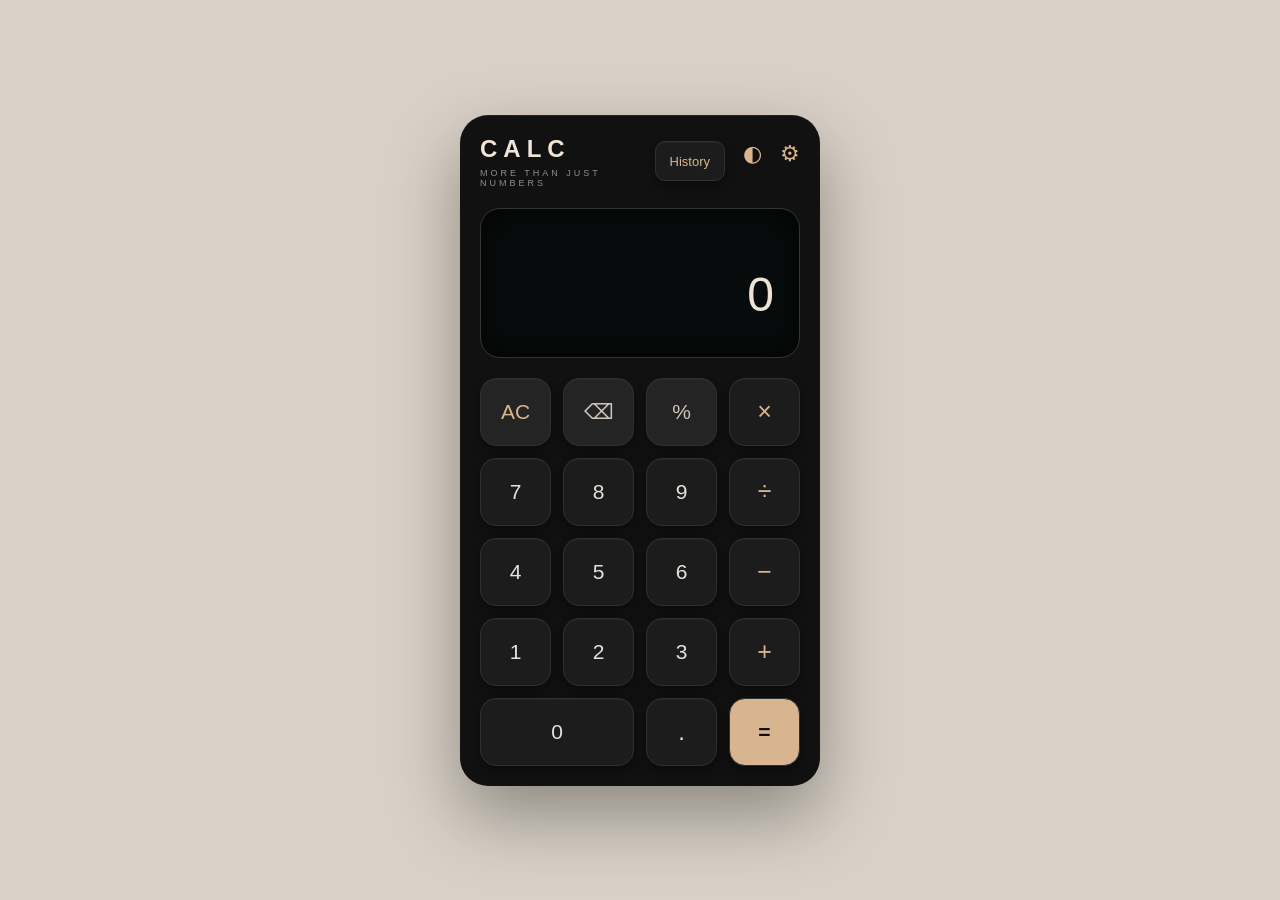
<file: OIBSIP internship/OIBSIP-Level2-Calculator/index.html>
<!DOCTYPE html>
<html lang="en">
<head>
    <meta charset="UTF-8">
    <meta name="viewport" content="width=device-width, initial-scale=1.0">
    <title>Modern Calculator</title>
    <link rel="stylesheet" href="style.css">
</head>
<body>

    <main class="calculator">

        <header class="calculator-header">
            <div>
                <h1>CALC</h1>
                <p>MORE THAN JUST NUMBERS</p>
            </div>

            <div class="header-icons">
    <button id="historyButton" class="history-button">History</button>
    <span>◐</span>
    <span>⚙</span>
</div>
        </header>

        <section class="display-area">
            <div id="expression"></div>
            <input type="text" id="display" value="0" readonly>
        </section>

        <div class="calculator-content">

            <section class="keypad">

                <button class="function clear" id="clear">AC</button>
                <button class="function" id="backspace">⌫</button>
                <button class="function" id="percentage">%</button>
                <button class="operator" data-operator="*">×</button>

                <button class="number">7</button>
                <button class="number">8</button>
                <button class="number">9</button>
                <button class="operator" data-operator="/">÷</button>

                <button class="number">4</button>
                <button class="number">5</button>
                <button class="number">6</button>
                <button class="operator" data-operator="-">−</button>

                <button class="number">1</button>
                <button class="number">2</button>
                <button class="number">3</button>
                <button class="operator" data-operator="+">+</button>

                <button class="number zero">0</button>
                <button id="decimal">.</button>
                <button id="equals">=</button>

            </section>

            <aside class="history-panel">
                <div class="history-header">
                    <h2>History</h2>
                    <button id="clearHistory">♧</button>
                </div>

                <div id="historyList">
                    <p class="empty-history">No calculations yet</p>
                </div>
            </aside>

        </div>

    </main>

    <script src="script.js"></script>
</body>
</html>
</file>
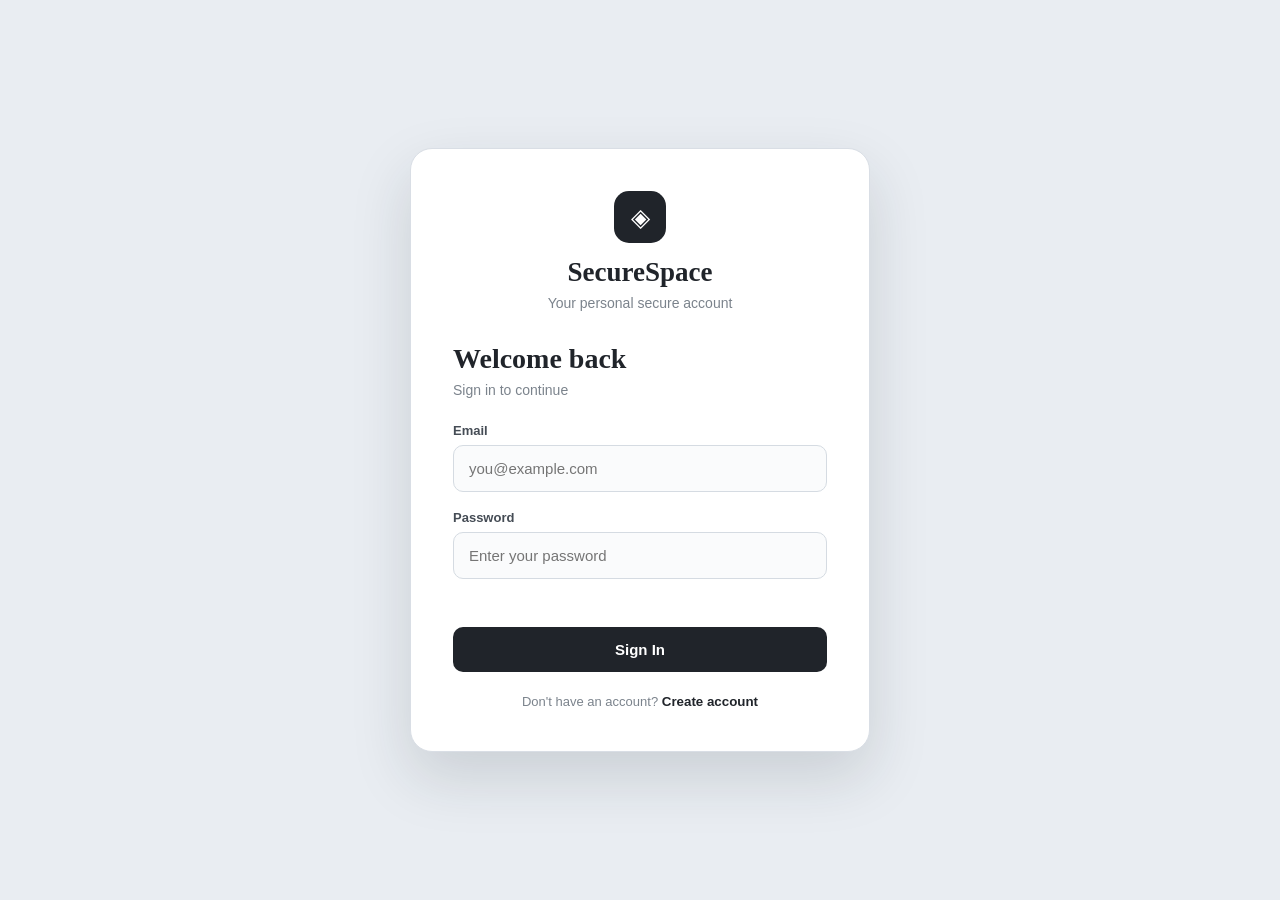
<file: OIBSIP internship/OIBSIP-Level2-LoginAuthentication/index.html>
<!DOCTYPE html>
<html lang="en">
<head>
    <meta charset="UTF-8">
    <meta name="viewport" content="width=device-width, initial-scale=1.0">

    <title>Secure Login</title>

    <link rel="stylesheet" href="style.css">
</head>

<body>

    <main class="auth-container">

        <section class="auth-card">

            <div class="brand">
                <div class="brand-icon">◈</div>

                <h1>SecureSpace</h1>

                <p>Your personal secure account</p>
            </div>


            <!-- LOGIN -->

            <div id="loginSection">

                <h2>Welcome back</h2>

                <p class="form-subtitle">
                    Sign in to continue
                </p>

                <form id="loginForm">

                    <label for="loginEmail">
                        Email
                    </label>

                    <input
                        type="email"
                        id="loginEmail"
                        placeholder="you@example.com"
                        required
                    >


                    <label for="loginPassword">
                        Password
                    </label>

                    <input
                        type="password"
                        id="loginPassword"
                        placeholder="Enter your password"
                        required
                    >


                    <p
                        id="loginMessage"
                        class="message">
                    </p>


                    <button
                        type="submit"
                        class="primary-button">
                        Sign In
                    </button>

                </form>


                <p class="switch-text">
                    Don't have an account?

                    <button
                        id="showRegister"
                        class="link-button">
                        Create account
                    </button>
                </p>

            </div>


            <!-- REGISTER -->

            <div
                id="registerSection"
                class="hidden">

                <h2>Create account</h2>

                <p class="form-subtitle">
                    Start your secure account
                </p>


                <form id="registerForm">

                    <label for="registerName">
                        Full Name
                    </label>

                    <input
                        type="text"
                        id="registerName"
                        placeholder="Your name"
                        required
                    >


                    <label for="registerEmail">
                        Email
                    </label>

                    <input
                        type="email"
                        id="registerEmail"
                        placeholder="you@example.com"
                        required
                    >


                    <label for="registerPassword">
                        Password
                    </label>

                    <input
                        type="password"
                        id="registerPassword"
                        placeholder="Minimum 6 characters"
                        minlength="6"
                        required
                    >


                    <label for="confirmPassword">
                        Confirm Password
                    </label>

                    <input
                        type="password"
                        id="confirmPassword"
                        placeholder="Repeat your password"
                        minlength="6"
                        required
                    >


                    <p
                        id="registerMessage"
                        class="message">
                    </p>


                    <button
                        type="submit"
                        class="primary-button">
                        Create Account
                    </button>

                </form>


                <p class="switch-text">
                    Already have an account?

                    <button
                        id="showLogin"
                        class="link-button">
                        Sign in
                    </button>
                </p>

            </div>


            <!-- PROTECTED PAGE -->

            <div
                id="dashboardSection"
                class="hidden dashboard">

                <div class="success-icon">
                    ✓
                </div>

                <h2>Welcome!</h2>

                <p>
                    You are securely logged in.
                </p>

                <div class="user-info">

                    <span>Logged in as</span>

                    <strong id="userEmail">
                    </strong>

                </div>

                <button
                    id="logoutButton"
                    class="primary-button">
                    Logout
                </button>

            </div>

        </section>

    </main>


    <script src="script.js"></script>

</body>
</html>
</file>
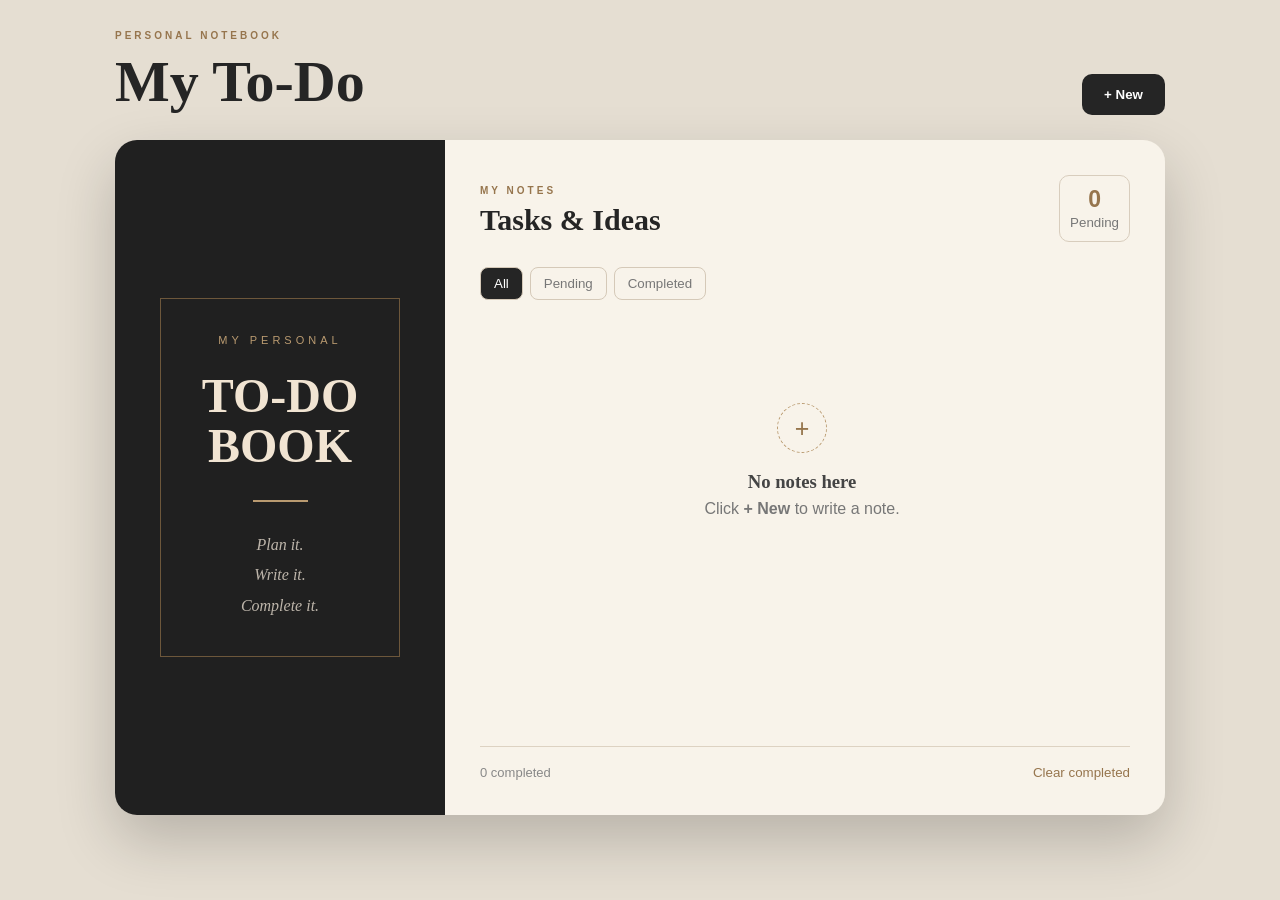
<file: OIBSIP internship/OIBSIP-Level2-ToDo/index.html>
<!DOCTYPE html>
<html lang="en">
<head>
    <meta charset="UTF-8">
    <meta name="viewport" content="width=device-width, initial-scale=1.0">

    <title>My To-Do Book</title>

    <link rel="stylesheet" href="style.css">
</head>

<body>

<main class="todo-app">

    <!-- HEADER -->

    <header class="top-header">

        <div>
            <p class="eyebrow">PERSONAL NOTEBOOK</p>
            <h1>My To-Do</h1>
        </div>

        <button id="newTaskButton" class="new-button">
            + New
        </button>

    </header>


    <!-- BOOK -->

    <section class="book">

        <div class="book-cover">

            <div class="cover-content">

                <p class="cover-small">
                    MY PERSONAL
                </p>

                <h2>
                    TO-DO<br>
                    BOOK
                </h2>

                <div class="cover-line"></div>

                <p class="cover-text">
                    Plan it.<br>
                    Write it.<br>
                    Complete it.
                </p>

            </div>

        </div>


        <div class="book-pages">

            <div class="page-header">

                <div>

                    <span>MY NOTES</span>

                    <h2>
                        Tasks & Ideas
                    </h2>

                </div>

                <div class="task-count">

                    <strong id="pendingCount">
                        0
                    </strong>

                    <small>
                        Pending
                    </small>

                </div>

            </div>


            <!-- FILTERS -->

            <div class="filters">

                <button
                    class="filter active"
                    data-filter="all">
                    All
                </button>

                <button
                    class="filter"
                    data-filter="pending">
                    Pending
                </button>

                <button
                    class="filter"
                    data-filter="completed">
                    Completed
                </button>

            </div>


            <!-- TASK LIST -->

            <div id="taskList" class="task-list">

                <div class="empty-state">

                    <div class="empty-icon">
                        +
                    </div>

                    <h3>
                        Your notebook is empty
                    </h3>

                    <p>
                        Click <b>+ New</b> to write your first note.
                    </p>

                </div>

            </div>


            <!-- FOOTER -->

            <footer class="book-footer">

                <span id="completedCount">
                    0 completed
                </span>

                <button id="clearCompleted">
                    Clear completed
                </button>

            </footer>

        </div>

    </section>

</main>


<!-- =========================
     NEW NOTE MODAL
========================= -->

<div id="noteModal" class="modal">

    <div class="paper-note">

        <button
            id="closeModal"
            class="close-button">
            ×
        </button>

        <p class="paper-label">
            NEW NOTE
        </p>

        <h2 id="noteModalTitle">
            Write your note
        </h2>

        <textarea
            id="taskInput"
            placeholder="Start writing..."
            maxlength="500"></textarea>

        <button
            id="saveTask"
            class="save-button">
            Save Note
        </button>

    </div>

</div>


<!-- =========================
     VIEW NOTE MODAL
========================= -->

<div id="viewModal" class="modal">

    <div
        id="viewPaper"
        class="view-paper"
        data-theme="cream">

        <button
            id="closeView"
            class="close-button">
            ×
        </button>

        <p class="paper-label">
            MY NOTE
        </p>

        <h2 id="viewTitle">
            My Task
        </h2>

        <div id="viewImageContainer"></div>

        <p
            id="viewText"
            class="view-text">
        </p>

        <div class="view-actions">

            <button
                id="viewEdit"
                class="secondary-button">
                Edit Note
            </button>

            <button
                id="viewCustomize"
                class="save-button">
                Customize Note
            </button>

        </div>

    </div>

</div>


<!-- =========================
     CUSTOMIZE MODAL
========================= -->

<div id="customizeModal" class="modal">

    <div class="customize-card">

        <button
            id="closeCustomize"
            class="close-button">
            ×
        </button>

        <p class="paper-label">
            CUSTOMIZE NOTE
        </p>

        <h2>
            Make it yours
        </h2>


        <label for="taskTitle">
            Headline
        </label>

        <input
            type="text"
            id="taskTitle"
            placeholder="Example: Today's Goal"
            maxlength="60">


        <label for="taskImage">
            Image URL
        </label>

        <input
            type="text"
            id="taskImage"
            placeholder="Paste image URL">


        <label>
            Theme
        </label>

        <div class="theme-options">

            <button
                class="theme-option active"
                data-theme="cream">
                Cream
            </button>

            <button
                class="theme-option"
                data-theme="blue">
                Blue
            </button>

            <button
                class="theme-option"
                data-theme="green">
                Green
            </button>

            <button
                class="theme-option"
                data-theme="pink">
                Rose
            </button>

        </div>


        <button
            id="saveCustomize"
            class="save-button">
            Save Changes
        </button>

    </div>

</div>


<script src="script.js"></script>

</body>
</html>
</file>
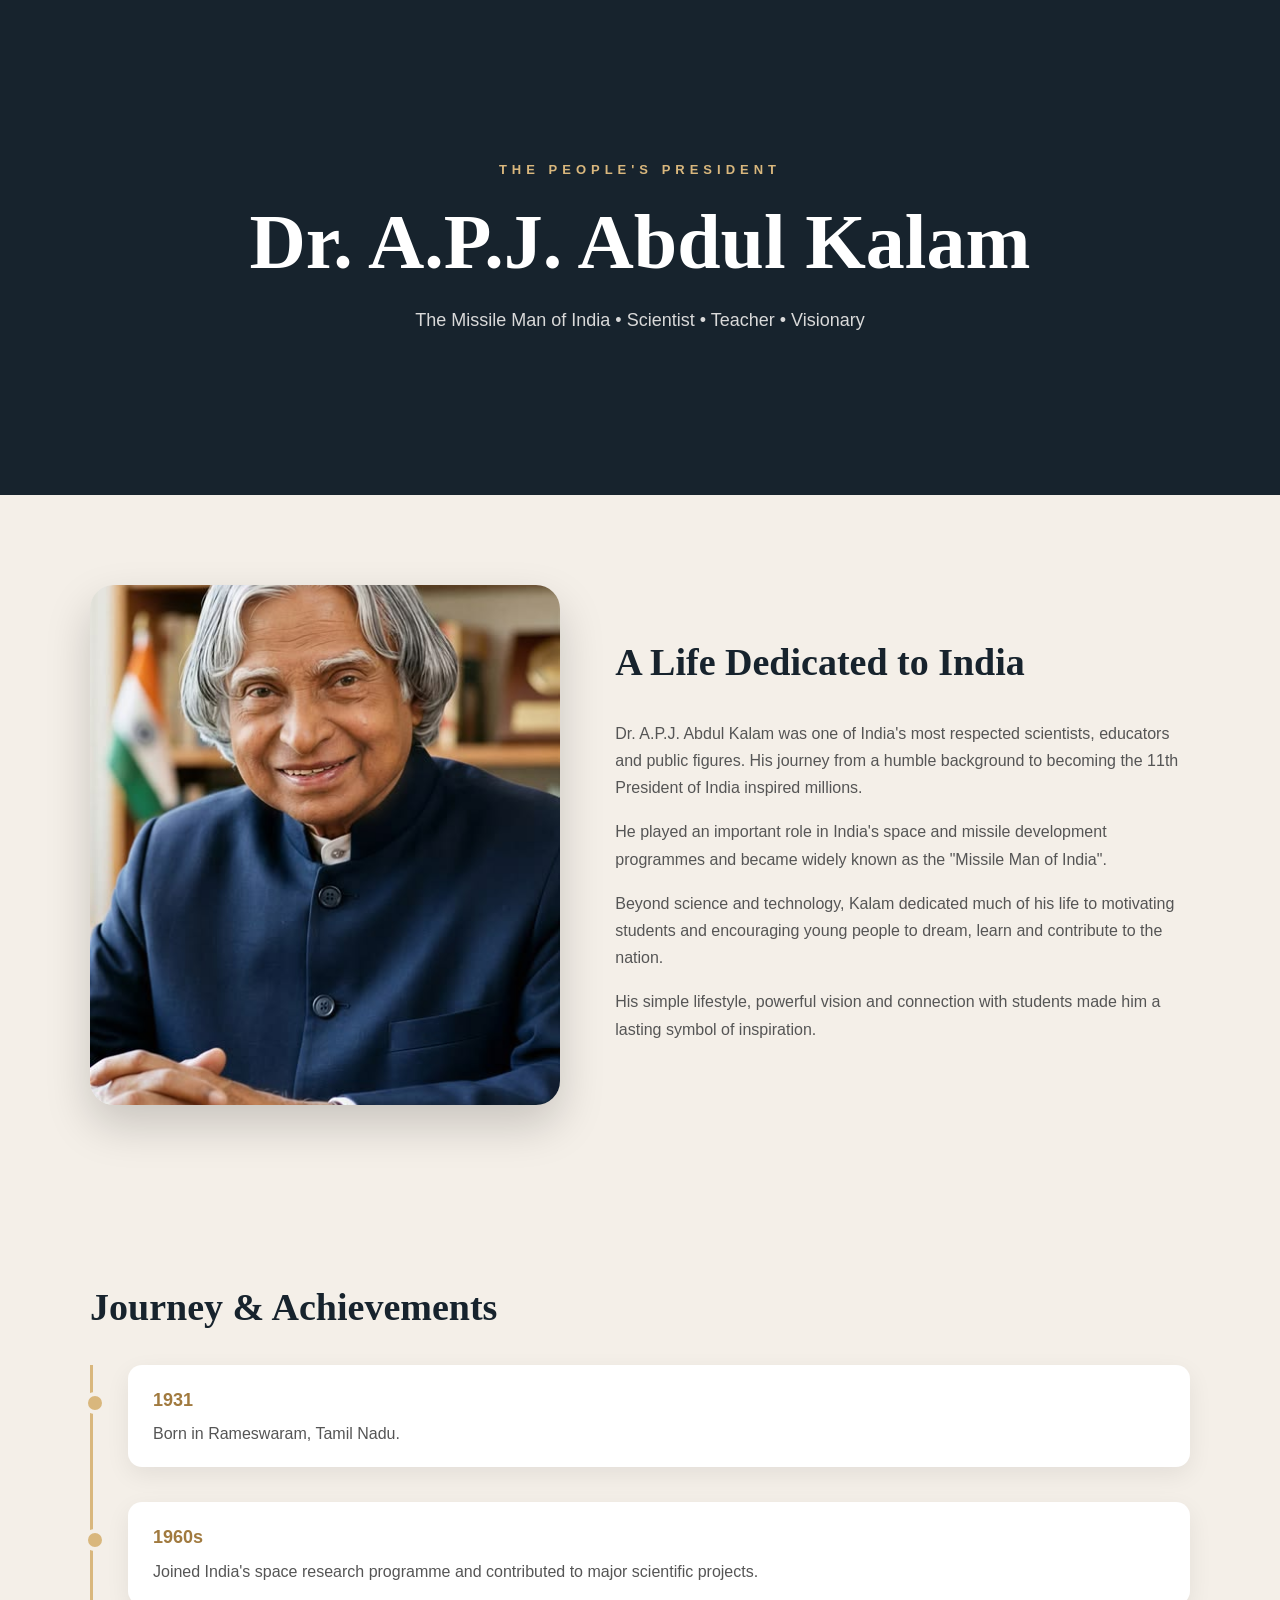
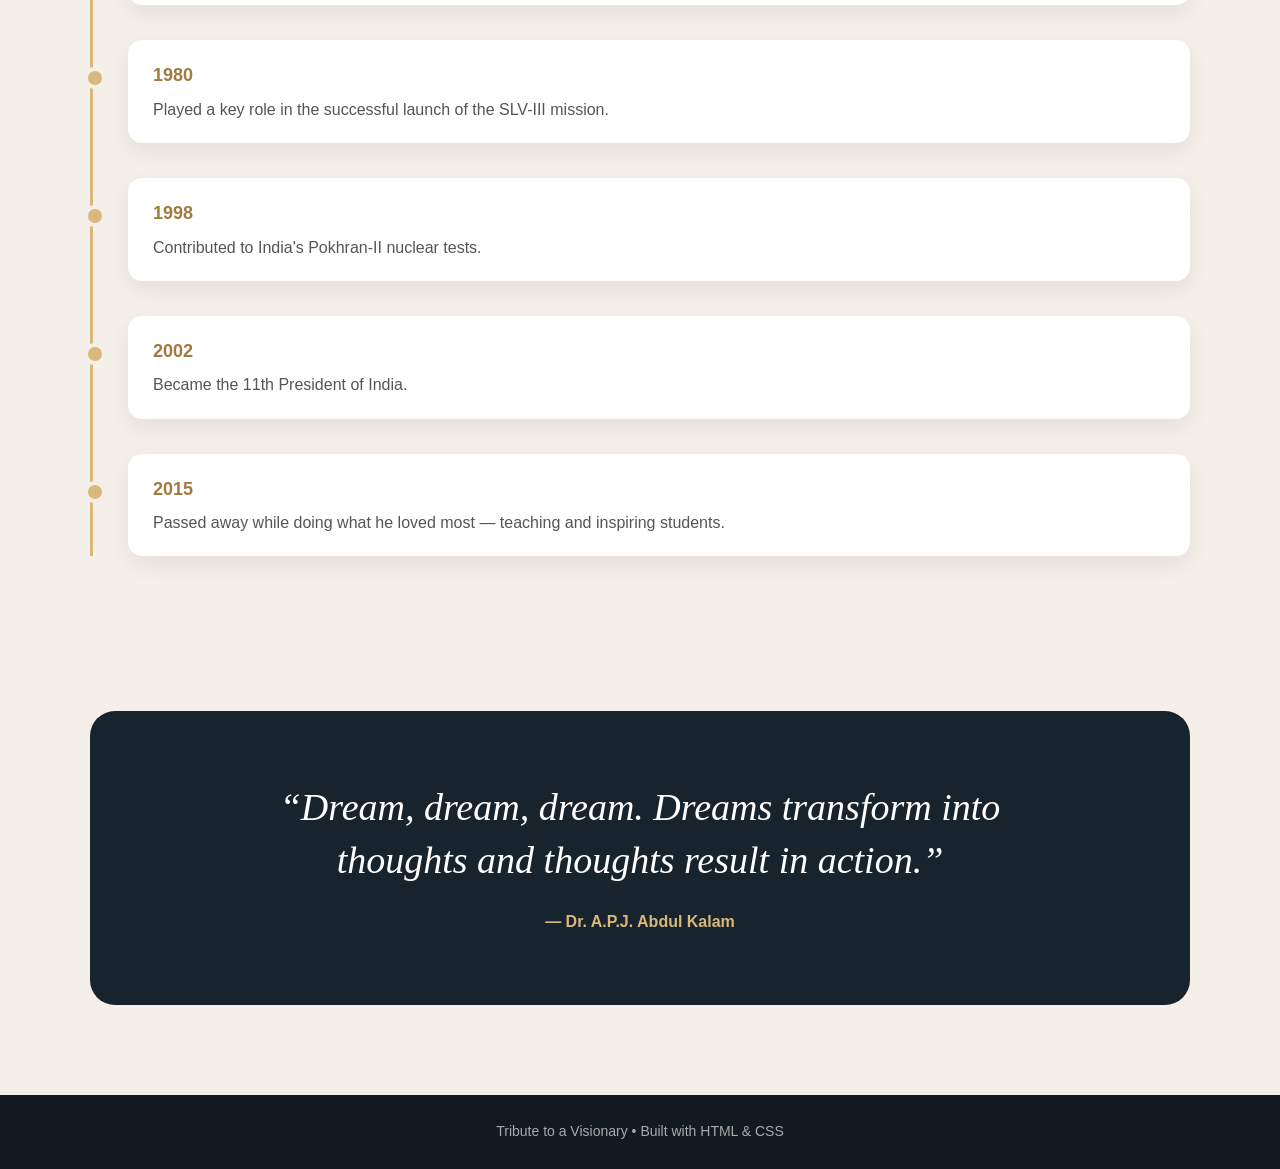
<file: OIBSIP internship/OIBSIP-Level2-TributePage/index.html>
<!DOCTYPE html>
<html lang="en">
<head>
    <meta charset="UTF-8">
    <meta name="viewport" content="width=device-width, initial-scale=1.0">

    <title>Tribute to Dr. A.P.J. Abdul Kalam</title>

    <link rel="stylesheet" href="style.css">
</head>

<body>

    <header class="hero">
        <div class="hero-content">
            <p class="tagline">THE PEOPLE'S PRESIDENT</p>

            <h1>Dr. A.P.J. Abdul Kalam</h1>

            <p class="subtitle">
                The Missile Man of India • Scientist • Teacher • Visionary
            </p>
        </div>
    </header>

    <main>

        <section class="intro">
            <div class="image-container">
                <img
                    src="apj.1.jpg"
                    alt="Portrait placeholder for tribute page">
            </div>

            <div class="intro-text">
                <h2>A Life Dedicated to India</h2>

                <p>
                    Dr. A.P.J. Abdul Kalam was one of India's most respected
                    scientists, educators and public figures. His journey
                    from a humble background to becoming the 11th President
                    of India inspired millions.
                </p>

                <p>
                    He played an important role in India's space and missile
                    development programmes and became widely known as the
                    "Missile Man of India".
                </p>

                <p>
                    Beyond science and technology, Kalam dedicated much of
                    his life to motivating students and encouraging young
                    people to dream, learn and contribute to the nation.
                </p>

                <p>
                    His simple lifestyle, powerful vision and connection
                    with students made him a lasting symbol of inspiration.
                </p>
            </div>
        </section>

        <section class="timeline">
            <h2>Journey & Achievements</h2>

            <div class="timeline-list">

                <div class="timeline-item">
                    <span>1931</span>
                    <p>Born in Rameswaram, Tamil Nadu.</p>
                </div>

                <div class="timeline-item">
                    <span>1960s</span>
                    <p>Joined India's space research programme and contributed to major scientific projects.</p>
                </div>

                <div class="timeline-item">
                    <span>1980</span>
                    <p>Played a key role in the successful launch of the SLV-III mission.</p>
                </div>

                <div class="timeline-item">
                    <span>1998</span>
                    <p>Contributed to India's Pokhran-II nuclear tests.</p>
                </div>

                <div class="timeline-item">
                    <span>2002</span>
                    <p>Became the 11th President of India.</p>
                </div>

                <div class="timeline-item">
                    <span>2015</span>
                    <p>Passed away while doing what he loved most — teaching and inspiring students.</p>
                </div>

            </div>
        </section>

        <section class="quote-section">
            <blockquote>
                “Dream, dream, dream. Dreams transform into thoughts and
                thoughts result in action.”
            </blockquote>

            <p>— Dr. A.P.J. Abdul Kalam</p>
        </section>

    </main>

    <footer>
        <p>Tribute to a Visionary • Built with HTML & CSS</p>
    </footer>

</body>
</html>
</file>
<file: OIBSIP internship/OIBSIP-Level2-Calculator/style.css>
* {
    box-sizing: border-box;
    margin: 0;
    padding: 0;
}

body {
    min-height: 100vh;
    display: flex;
    justify-content: center;
    align-items: center;
    padding: 30px;
    background: #d9d1c7;
    font-family: Arial, sans-serif;
}

.calculator {
    width: 360px;
    max-width: 100%;
    padding: 20px;
    border-radius: 28px;
    background: #111111;
    box-shadow:
        0 30px 70px rgba(0, 0, 0, 0.35),
        inset 0 1px 1px rgba(255, 255, 255, 0.08);
}

.calculator-header {
    display: flex;
    justify-content: space-between;
    align-items: center;
    margin-bottom: 20px;
    color: #f1e4d3;
}

.calculator-header h1 {
    font-size: 24px;
    letter-spacing: 6px;
}

.calculator-header p {
    margin-top: 5px;
    font-size: 9px;
    letter-spacing: 3px;
    color: #8f8f8f;
}

.header-icons {
    display: flex;
    gap: 18px;
    font-size: 22px;
    color: #d8b58e;
}

.display-area {
    min-height: 150px;
    padding: 25px;
    margin-bottom: 20px;
    border: 1px solid #303535;
    border-radius: 20px;
    background: #080b0b;
    box-shadow: inset 0 0 30px rgba(0, 0, 0, 0.7);
}

#expression {
    min-height: 25px;
    text-align: right;
    color: #777;
    font-size: 18px;
}

#display {
    width: 100%;
    margin-top: 8px;
    border: none;
    outline: none;
    background: transparent;
    color: #eee2d4;
    font-size: 48px;
    text-align: right;
}

.calculator-content {
    display: block;
}

.history-panel {
    display: none;
}

.keypad {
    display: grid;
    grid-template-columns: repeat(4, 1fr);
    gap: 12px;
}

button {
    height: 68px;
    border: 1px solid #303030;
    border-radius: 16px;
    background: #1c1c1c;
    color: #e7e1da;
    font-size: 21px;
    cursor: pointer;
    box-shadow:
        0 6px 12px rgba(0, 0, 0, 0.35),
        inset 0 1px 1px rgba(255, 255, 255, 0.04);
    transition: 0.15s ease;
}

button:hover {
    background: #262626;
    transform: translateY(-2px);
}

button:active {
    transform: scale(0.96);
}

.function {
    background: #242424;
    color: #cfc6bc;
}

.clear {
    color: #d8b58e;
}

.operator {
    color: #d8b58e;
    font-size: 25px;
}

#equals {
    background: #d8b58e;
    color: #111;
    font-weight: bold;
}

.zero {
    grid-column: span 2;
}

#decimal {
    font-size: 24px;
}

.history-panel {
    min-height: 380px;
    padding: 20px;
    border: 1px solid #303030;
    border-radius: 20px;
    background: #151515;
}

.history-header {
    display: flex;
    justify-content: space-between;
    align-items: center;
    padding-bottom: 15px;
    border-bottom: 1px solid #303030;
}

.history-header h2 {
    color: #eee2d4;
    font-size: 20px;
    font-weight: 500;
}

#clearHistory {
    width: 36px;
    height: 36px;
    border-radius: 10px;
    font-size: 16px;
}

#historyList {
    max-height: 330px;
    overflow-y: auto;
}

.history-item {
    padding: 15px 5px;
    border-bottom: 1px solid #292929;
}

.history-expression {
    color: #999;
    font-size: 14px;
}

.history-result {
    margin-top: 5px;
    color: #d8b58e;
    font-size: 18px;
}

.empty-history {
    padding-top: 30px;
    text-align: center;
    color: #666;
    font-size: 14px;
}
.history-button {
    width: auto;
    height: 40px;
    padding: 0 14px;
    border-radius: 10px;
    color: #d8b58e;
    background: #1c1c1c;
    font-size: 13px;
}

.history-panel.show-history {
    display: block;
    position: absolute;
    width: 320px;
    max-width: calc(100vw - 40px);
    right: 20px;
    top: 70px;
    z-index: 10;
}

@media (max-width: 750px) {
    body {
        padding: 15px;
    }

    .calculator {
        padding: 18px;
    }

    .calculator-content {
        grid-template-columns: 1fr;
    }

    .history-panel {
        min-height: 250px;
    }

    #display {
        font-size: 36px;
    }
}
</file>
<file: OIBSIP internship/OIBSIP-Level2-LoginAuthentication/style.css>
* {
    margin: 0;
    padding: 0;
    box-sizing: border-box;
}

body {
    min-height: 100vh;
    display: flex;
    align-items: center;
    justify-content: center;
    padding: 25px;
    font-family: Arial, sans-serif;
    background: #e9edf2;
    color: #20242a;
}

button,
input {
    font-family: inherit;
}

button {
    cursor: pointer;
}

.auth-container {
    width: 100%;
    max-width: 460px;
}

.auth-card {
    padding: 42px;
    border: 1px solid #d9dee5;
    border-radius: 22px;
    background: #ffffff;
    box-shadow: 0 25px 60px rgba(30, 40, 50, 0.15);
}

.brand {
    margin-bottom: 32px;
    text-align: center;
}

.brand-icon {
    width: 52px;
    height: 52px;
    margin: 0 auto 14px;
    display: flex;
    align-items: center;
    justify-content: center;
    border-radius: 15px;
    background: #20242a;
    color: #ffffff;
    font-size: 25px;
}

.brand h1 {
    font-family: Georgia, serif;
    font-size: 27px;
    margin-bottom: 7px;
}

.brand p {
    color: #7b838c;
    font-size: 14px;
}

.auth-card h2 {
    margin-bottom: 7px;
    font-family: Georgia, serif;
    font-size: 28px;
}

.form-subtitle {
    margin-bottom: 25px;
    color: #7b838c;
    font-size: 14px;
}

form {
    display: flex;
    flex-direction: column;
}

label {
    margin-bottom: 7px;
    color: #454c55;
    font-size: 13px;
    font-weight: bold;
}

input {
    width: 100%;
    margin-bottom: 18px;
    padding: 14px 15px;
    border: 1px solid #d5dbe2;
    border-radius: 10px;
    outline: none;
    background: #fafbfc;
    color: #20242a;
    font-size: 15px;
    transition: 0.2s;
}

input:focus {
    border-color: #59636e;
    background: #ffffff;
    box-shadow: 0 0 0 3px rgba(89, 99, 110, 0.08);
}

.primary-button {
    width: 100%;
    margin-top: 5px;
    padding: 14px;
    border: none;
    border-radius: 10px;
    background: #20242a;
    color: #ffffff;
    font-size: 15px;
    font-weight: bold;
    transition: 0.2s;
}

.primary-button:hover {
    transform: translateY(-1px);
    background: #343b43;
}

.switch-text {
    margin-top: 22px;
    text-align: center;
    color: #7b838c;
    font-size: 13px;
}

.link-button {
    border: none;
    background: transparent;
    color: #20242a;
    font-weight: bold;
}

.link-button:hover {
    text-decoration: underline;
}

.message {
    min-height: 18px;
    margin: -5px 0 12px;
    color: #c0392b;
    font-size: 13px;
    line-height: 1.4;
}

.hidden {
    display: none;
}

.dashboard {
    text-align: center;
}

.success-icon {
    width: 65px;
    height: 65px;
    margin: 0 auto 20px;
    display: flex;
    align-items: center;
    justify-content: center;
    border-radius: 50%;
    background: #20242a;
    color: #ffffff;
    font-size: 30px;
}

.dashboard h2 {
    margin-bottom: 8px;
}

.dashboard > p {
    color: #7b838c;
}

.user-info {
    margin: 28px 0;
    padding: 18px;
    border: 1px solid #dfe4e9;
    border-radius: 12px;
    background: #f7f9fb;
}

.user-info span {
    display: block;
    margin-bottom: 7px;
    color: #8a929b;
    font-size: 12px;
}

.user-info strong {
    display: block;
    color: #20242a;
    font-size: 14px;
    word-break: break-word;
}

@media (max-width: 520px) {
    body {
        padding: 15px;
    }

    .auth-card {
        padding: 30px 22px;
        border-radius: 18px;
    }

    .auth-card h2 {
        font-size: 25px;
    }
}
</file>
<file: OIBSIP internship/OIBSIP-Level2-ToDo/style.css>
* {
    margin: 0;
    padding: 0;
    box-sizing: border-box;
}

body {
    min-height: 100vh;
    padding: 30px 15px;
    font-family: Arial, sans-serif;
    background: #e5ded2;
    color: #252525;
}

button,
input,
textarea {
    font-family: inherit;
}

button {
    cursor: pointer;
}


/* =========================
   MAIN
========================= */

.todo-app {
    width: min(1050px, 100%);
    margin: auto;
}


/* =========================
   HEADER
========================= */

.top-header {
    display: flex;
    justify-content: space-between;
    align-items: end;
    margin-bottom: 25px;
}

.eyebrow,
.paper-label {
    margin-bottom: 7px;
    color: #96754d;
    font-size: 10px;
    font-weight: bold;
    letter-spacing: 3px;
}

.top-header h1 {
    font-family: Georgia, serif;
    font-size: clamp(38px, 6vw, 58px);
}

.new-button {
    padding: 13px 22px;
    border: none;
    border-radius: 10px;
    background: #252525;
    color: #fff;
    font-weight: bold;
    transition: .2s;
}

.new-button:hover {
    transform: translateY(-2px);
}


/* =========================
   BOOK
========================= */

.book {
    display: grid;
    grid-template-columns: 330px 1fr;
    min-height: 650px;
    overflow: hidden;
    border-radius: 22px;
    box-shadow: 0 25px 60px rgba(0, 0, 0, .2);
}


/* COVER */

.book-cover {
    display: flex;
    align-items: center;
    justify-content: center;
    padding: 45px;
    background: #202020;
    color: #f1e4d2;
}

.cover-content {
    width: 100%;
    padding: 35px 20px;
    border: 1px solid #6d573b;
    text-align: center;
}

.cover-small {
    margin-bottom: 25px;
    color: #b99a70;
    font-size: 11px;
    letter-spacing: 4px;
}

.cover-content h2 {
    font-family: Georgia, serif;
    font-size: 48px;
    line-height: 1.05;
}

.cover-line {
    width: 55px;
    height: 2px;
    margin: 28px auto;
    background: #b99a70;
}

.cover-text {
    color: #bdb5aa;
    font-family: Georgia, serif;
    font-style: italic;
    line-height: 1.9;
}


/* PAGES */

.book-pages {
    min-width: 0;
    padding: 35px;
    background: #f8f3ea;
}


/* =========================
   PAGE HEADER
========================= */

.page-header {
    display: flex;
    justify-content: space-between;
    align-items: center;
}

.page-header span {
    color: #96754d;
    font-size: 10px;
    font-weight: bold;
    letter-spacing: 3px;
}

.page-header h2 {
    margin-top: 5px;
    font-family: Georgia, serif;
    font-size: 30px;
}

.task-count {
    min-width: 65px;
    padding: 10px;
    border: 1px solid #d8cdbd;
    border-radius: 10px;
    text-align: center;
}

.task-count strong {
    display: block;
    color: #96754d;
    font-size: 23px;
}

.task-count small {
    color: #777;
}


/* =========================
   FILTERS
========================= */

.filters {
    display: flex;
    gap: 7px;
    margin: 25px 0 18px;
}

.filter {
    padding: 8px 13px;
    border: 1px solid #d5c9b8;
    border-radius: 8px;
    background: transparent;
    color: #777;
}

.filter.active {
    background: #252525;
    color: #fff;
}


/* =========================
   TASK SCROLL
========================= */

.task-list {
    height: 410px;
    padding: 5px 8px 5px 2px;
    overflow-y: auto;
}

.task-list::-webkit-scrollbar {
    width: 6px;
}

.task-list::-webkit-scrollbar-thumb {
    background: #b9a88f;
    border-radius: 10px;
}


/* =========================
   EMPTY
========================= */

.empty-state {
    padding: 80px 20px;
    text-align: center;
    color: #777;
}

.empty-icon {
    width: 50px;
    height: 50px;
    margin: 0 auto 18px;
    display: flex;
    align-items: center;
    justify-content: center;
    border: 1px dashed #b99a70;
    border-radius: 50%;
    color: #96754d;
    font-size: 25px;
}

.empty-state h3 {
    margin-bottom: 7px;
    color: #444;
    font-family: Georgia, serif;
}


/* =========================
   PAPER NOTE CARDS
========================= */

.task-item {
    position: relative;
    margin-bottom: 16px;
    padding: 20px 20px 17px;
    border: 1px solid #ded3c3;
    border-radius: 4px;
    background: #fffdf8;
    box-shadow:
        0 5px 14px rgba(80, 60, 35, .09);
    transition: .2s;
}

.task-item:hover {
    transform: translateY(-2px) rotate(-.2deg);
    box-shadow:
        0 10px 22px rgba(80, 60, 35, .14);
}


/* PAPER TOP EDGE */

.task-item::before {
    content: "";
    position: absolute;
    top: 0;
    left: 20px;
    right: 20px;
    border-top: 2px solid #d8c4a8;
}


/* THEME COLORS */

.task-item[data-theme="cream"] {
    background: #fffdf8;
    border-color: #ded3c3;
}

.task-item[data-theme="blue"] {
    background: #edf5fb;
    border-color: #c5d9ea;
}

.task-item[data-theme="green"] {
    background: #eef7ef;
    border-color: #c8dfca;
}

.task-item[data-theme="pink"] {
    background: #fdf0f3;
    border-color: #e7cbd2;
}


/* TASK CONTENT */

.task-content {
    display: flex;
    gap: 14px;
    align-items: flex-start;
}

.task-check {
    width: 19px;
    height: 19px;
    margin-top: 4px;
    accent-color: #96754d;
}

.task-details {
    flex: 1;
    min-width: 0;
}

.task-title {
    margin-bottom: 6px;
    color: #96754d;
    font-size: 12px;
    font-weight: bold;
    letter-spacing: 1px;
}

.task-text {
    color: #292929;
    font-family: Georgia, serif;
    font-size: 18px;
    line-height: 1.55;
    word-break: break-word;
}

.task-item.completed .task-text {
    color: #999;
    text-decoration: line-through;
}

.task-item.completed {
    opacity: .72;
}


/* IMAGE */

.task-image {
    width: 80px;
    height: 65px;
    object-fit: cover;
    border-radius: 5px;
    flex-shrink: 0;
}


/* ACTIONS */

.task-actions {
    display: flex;
    justify-content: flex-end;
    gap: 7px;
    margin-top: 14px;
}

.task-actions button {
    padding: 7px 11px;
    border: 1px solid #d7cbbb;
    border-radius: 7px;
    background: rgba(255, 255, 255, .5);
    color: #555;
}

.task-actions button:hover {
    background: #252525;
    color: #fff;
}


/* =========================
   FOOTER
========================= */

.book-footer {
    display: flex;
    justify-content: space-between;
    margin-top: 18px;
    padding-top: 18px;
    border-top: 1px solid #ddd2c2;
    color: #888;
    font-size: 13px;
}

#clearCompleted {
    border: none;
    background: transparent;
    color: #96754d;
}


/* =========================
   MODAL
========================= */

.modal {
    position: fixed;
    inset: 0;
    display: none;
    align-items: center;
    justify-content: center;
    padding: 20px;
    background: rgba(0, 0, 0, .68);
    z-index: 100;
}

.modal.show {
    display: flex;
}


/* =========================
   NEW PAPER
========================= */

.paper-note {
    position: relative;
    width: min(450px, 100%);
    padding: 38px;
    border-radius: 4px;
    background:
        repeating-linear-gradient(
            #fffdf5 0px,
            #fffdf5 34px,
            #e5d8c5 35px
        );
    box-shadow: 0 25px 70px rgba(0, 0, 0, .35);
    transform: rotate(-1deg);
}

.paper-note h2,
.customize-card h2,
.view-paper h2 {
    margin-bottom: 25px;
    font-family: Georgia, serif;
    font-size: 30px;
}


/* CLOSE */

.close-button {
    position: absolute;
    top: 12px;
    right: 12px;
    width: 34px;
    height: 34px;
    border: none;
    border-radius: 50%;
    background: #e6ddcf;
    font-size: 22px;
    z-index: 2;
}

.close-button:hover {
    background: #252525;
    color: white;
}


/* TEXTAREA */

#taskInput {
    width: 100%;
    height: 230px;
    padding: 10px 5px;
    border: none;
    outline: none;
    resize: none;
    background: transparent;
    color: #292929;
    font-family: Georgia, serif;
    font-size: 19px;
    line-height: 35px;
}

#taskInput::placeholder {
    color: #aaa;
}


/* =========================
   BUTTONS
========================= */

.save-button {
    width: 100%;
    margin-top: 20px;
    padding: 14px;
    border: none;
    border-radius: 9px;
    background: #252525;
    color: white;
    font-weight: bold;
}

.save-button:hover {
    background: #96754d;
}

.secondary-button {
    width: 100%;
    padding: 14px;
    border: 1px solid #cdbda8;
    border-radius: 9px;
    background: transparent;
    color: #555;
    font-weight: bold;
}

.secondary-button:hover {
    background: #eee5d8;
}


/* =========================
   VIEW PAPER
========================= */

.view-paper {
    position: relative;
    width: min(560px, 100%);
    min-height: 480px;
    max-height: 85vh;
    overflow-y: auto;
    padding: 45px;
    background:
        repeating-linear-gradient(
            to bottom,
            #fffdf5 0px,
            #fffdf5 38px,
            #e8ddcd 39px
        );
    box-shadow: 0 25px 70px rgba(0, 0, 0, .4);
    transform: rotate(-1deg);
}

.view-paper h2 {
    font-size: 34px;
}

.view-text {
    white-space: pre-wrap;
    word-break: break-word;
    font-family: Georgia, serif;
    font-size: 20px;
    line-height: 38px;
    color: #292929;
}


/* VIEW IMAGE */

.view-paper img {
    width: 100%;
    max-height: 220px;
    object-fit: cover;
    margin-bottom: 25px;
    border-radius: 4px;
}


/* VIEW BUTTONS */

.view-actions {
    display: grid;
    grid-template-columns: 1fr 1fr;
    gap: 10px;
    margin-top: 30px;
}


/* VIEW THEMES */

.view-paper[data-theme="cream"] {
    background:
        repeating-linear-gradient(
            to bottom,
            #fffdf5 0px,
            #fffdf5 38px,
            #e8ddcd 39px
        );
}

.view-paper[data-theme="blue"] {
    background:
        repeating-linear-gradient(
            to bottom,
            #edf5fb 0px,
            #edf5fb 38px,
            #d3e1ed 39px
        );
}

.view-paper[data-theme="green"] {
    background:
        repeating-linear-gradient(
            to bottom,
            #eef7ef 0px,
            #eef7ef 38px,
            #d5e5d7 39px
        );
}

.view-paper[data-theme="pink"] {
    background:
        repeating-linear-gradient(
            to bottom,
            #fdf0f3 0px,
            #fdf0f3 38px,
            #ecd4da 39px
        );
}


/* =========================
   CUSTOMIZE
========================= */

.customize-card {
    position: relative;
    width: min(450px, 100%);
    max-height: 90vh;
    overflow-y: auto;
    padding: 38px;
    border-radius: 5px;
    background: #fffdf5;
    box-shadow: 0 25px 70px rgba(0, 0, 0, .35);
}

.customize-card label {
    display: block;
    margin: 15px 0 7px;
    color: #666;
    font-size: 13px;
    font-weight: bold;
}

.customize-card input {
    width: 100%;
    padding: 13px;
    border: 1px solid #d5c9b8;
    border-radius: 8px;
    outline: none;
    background: #fffdf8;
}

.customize-card input:focus {
    border-color: #96754d;
}


/* THEMES */

.theme-options {
    display: grid;
    grid-template-columns: repeat(4, 1fr);
    gap: 8px;
    margin-top: 10px;
}

.theme-option {
    padding: 10px 5px;
    border: 1px solid #d5c9b8;
    border-radius: 8px;
    background: #fffdf8;
    color: #555;
}

.theme-option.active {
    border-color: #96754d;
    background: #e8dccb;
}


/* =========================
   RESPONSIVE
========================= */

@media (max-width: 800px) {

    .book {
        grid-template-columns: 1fr;
    }

    .book-cover {
        min-height: 330px;
    }

    .book-pages {
        padding: 25px;
    }
}


@media (max-width: 500px) {

    body {
        padding: 15px;
    }

    .top-header {
        align-items: flex-start;
    }

    .new-button {
        padding: 11px 15px;
    }

    .book-cover {
        padding: 25px;
    }

    .cover-content h2 {
        font-size: 38px;
    }

    .task-list {
        height: 380px;
    }

    .paper-note,
    .customize-card,
    .view-paper {
        padding: 28px;
    }

    .view-actions {
        grid-template-columns: 1fr;
    }

    .task-image {
        width: 65px;
        height: 55px;
    }
}
</file>
<file: OIBSIP internship/OIBSIP-Level2-TributePage/style.css>
* {
    margin: 0;
    padding: 0;
    box-sizing: border-box;
}

body {
    font-family: Arial, sans-serif;
    line-height: 1.7;
    color: #202020;
    background: #f4efe8;
}

/* Hero */
.hero {
    min-height: 55vh;
    display: flex;
    align-items: center;
    justify-content: center;
    text-align: center;
    padding: 40px 20px;
    background: #17232d;
    color: #ffffff;
}

.hero-content {
    max-width: 900px;
}

.tagline {
    margin-bottom: 18px;
    font-size: 13px;
    letter-spacing: 5px;
    color: #d9b77d;
    font-weight: bold;
}

.hero h1 {
    font-family: Georgia, serif;
    font-size: clamp(42px, 7vw, 78px);
    line-height: 1.1;
    margin-bottom: 20px;
}

.subtitle {
    font-size: 18px;
    color: #d9d9d9;
}

/* Main */
main {
    width: min(1100px, 92%);
    margin: 0 auto;
}

/* Introduction */
.intro {
    display: grid;
    grid-template-columns: 0.9fr 1.1fr;
    gap: 55px;
    align-items: center;
    padding: 90px 0;
}

.image-container {
    overflow: hidden;
    border-radius: 24px;
    box-shadow: 0 20px 45px rgba(0, 0, 0, 0.18);
}

.image-container img {
    width: 100%;
    height: 520px;
    display: block;
    object-fit: cover;
}

.intro-text h2,
.timeline h2 {
    margin-bottom: 25px;
    font-family: Georgia, serif;
    font-size: 38px;
    color: #17232d;
}

.intro-text p {
    margin-bottom: 17px;
    color: #555;
    font-size: 16px;
}

/* Timeline */
.timeline {
    padding: 80px 0;
}

.timeline-list {
    border-left: 3px solid #d9b77d;
    padding-left: 35px;
}

.timeline-item {
    position: relative;
    margin-bottom: 35px;
    padding: 20px 25px;
    border-radius: 14px;
    background: #ffffff;
    box-shadow: 0 8px 25px rgba(0, 0, 0, 0.07);
}

.timeline-item::before {
    content: "";
    position: absolute;
    width: 14px;
    height: 14px;
    left: -44px;
    top: 27px;
    border-radius: 50%;
    background: #d9b77d;
    border: 4px solid #f4efe8;
}

.timeline-item span {
    display: block;
    margin-bottom: 5px;
    color: #a17a3f;
    font-weight: bold;
    font-size: 18px;
}

.timeline-item p {
    color: #555;
}

/* Quote */
.quote-section {
    margin: 40px 0 90px;
    padding: 70px 30px;
    text-align: center;
    border-radius: 25px;
    background: #17232d;
    color: #ffffff;
}

.quote-section blockquote {
    max-width: 800px;
    margin: 0 auto 20px;
    font-family: Georgia, serif;
    font-size: clamp(24px, 4vw, 38px);
    font-style: italic;
    line-height: 1.4;
}

.quote-section p {
    color: #d9b77d;
    font-weight: bold;
}

/* Footer */
footer {
    padding: 25px;
    text-align: center;
    background: #111a21;
    color: #aaa;
    font-size: 14px;
}

/* Responsive */
@media (max-width: 800px) {

    .intro {
        grid-template-columns: 1fr;
        gap: 35px;
        padding: 60px 0;
    }

    .image-container img {
        height: 400px;
    }

    .intro-text h2,
    .timeline h2 {
        font-size: 32px;
    }

    .timeline {
        padding: 50px 0;
    }
}

@media (max-width: 500px) {

    .hero {
        min-height: 60vh;
    }

    .tagline {
        font-size: 10px;
        letter-spacing: 3px;
    }

    .subtitle {
        font-size: 15px;
    }

    .image-container img {
        height: 330px;
    }

    .timeline-list {
        padding-left: 25px;
    }

    .timeline-item::before {
        left: -34px;
    }

    .quote-section {
        padding: 50px 20px;
    }
}
</file>
